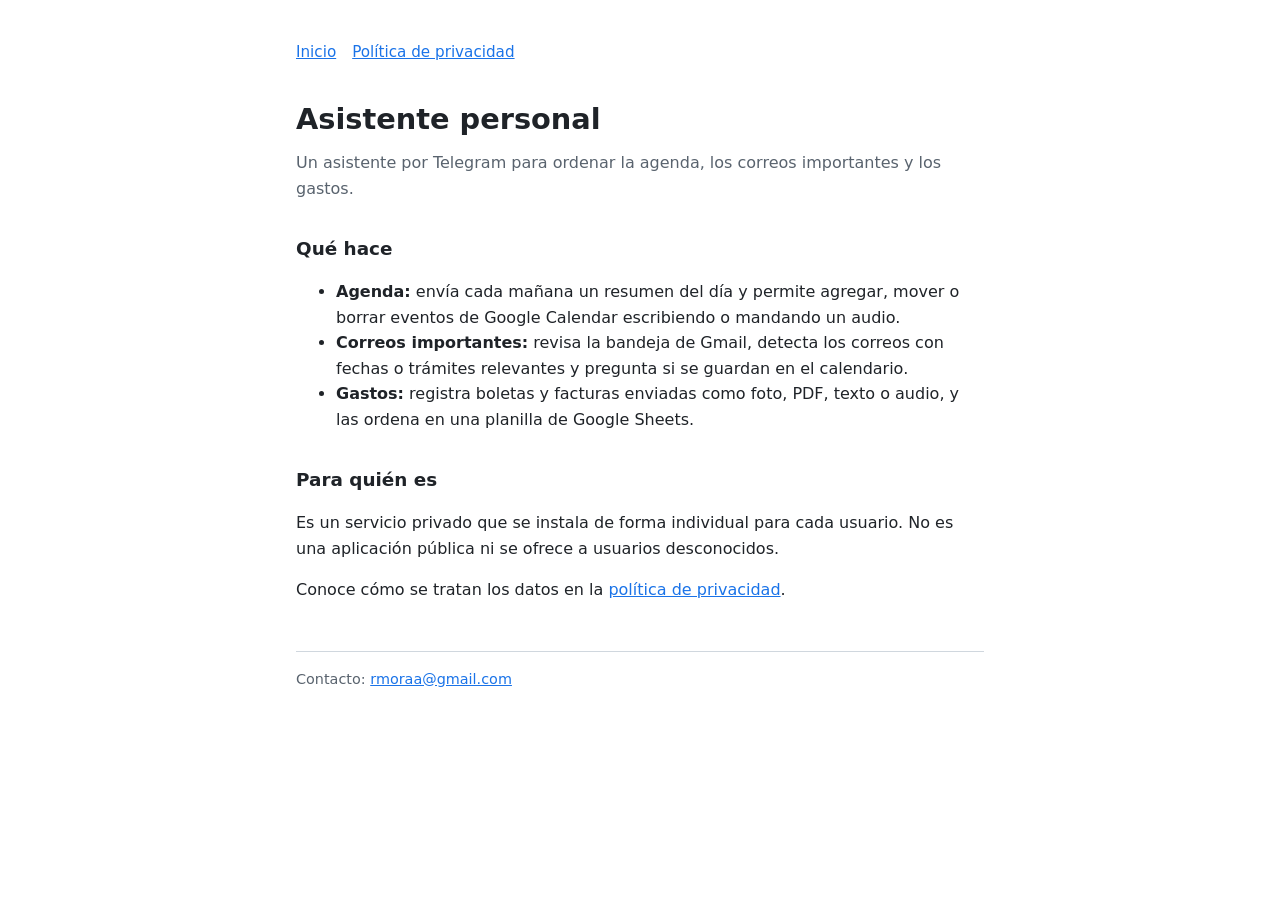
<file: index.html>
<!doctype html>
<html lang="es"><head><meta charset="utf-8"><meta name="viewport" content="width=device-width,initial-scale=1">
<title>Asistente personal</title><link rel="stylesheet" href="estilo.css"></head>
<body><main>
<nav><a href="./">Inicio</a><a href="privacidad.html">Política de privacidad</a></nav>
<h1>Asistente personal</h1>
<p class="sub">Un asistente por Telegram para ordenar la agenda, los correos importantes y los gastos.</p>
<h2>Qué hace</h2>
<ul>
<li><strong>Agenda:</strong> envía cada mañana un resumen del día y permite agregar, mover o borrar eventos de Google Calendar escribiendo o mandando un audio.</li>
<li><strong>Correos importantes:</strong> revisa la bandeja de Gmail, detecta los correos con fechas o trámites relevantes y pregunta si se guardan en el calendario.</li>
<li><strong>Gastos:</strong> registra boletas y facturas enviadas como foto, PDF, texto o audio, y las ordena en una planilla de Google Sheets.</li>
</ul>
<h2>Para quién es</h2>
<p>Es un servicio privado que se instala de forma individual para cada usuario. No es una aplicación pública ni se ofrece a usuarios desconocidos.</p>
<p>Conoce cómo se tratan los datos en la <a href="privacidad.html">política de privacidad</a>.</p>
<footer>Contacto: <a href="mailto:rmoraa@gmail.com">rmoraa@gmail.com</a></footer>
</main></body></html>
</file>
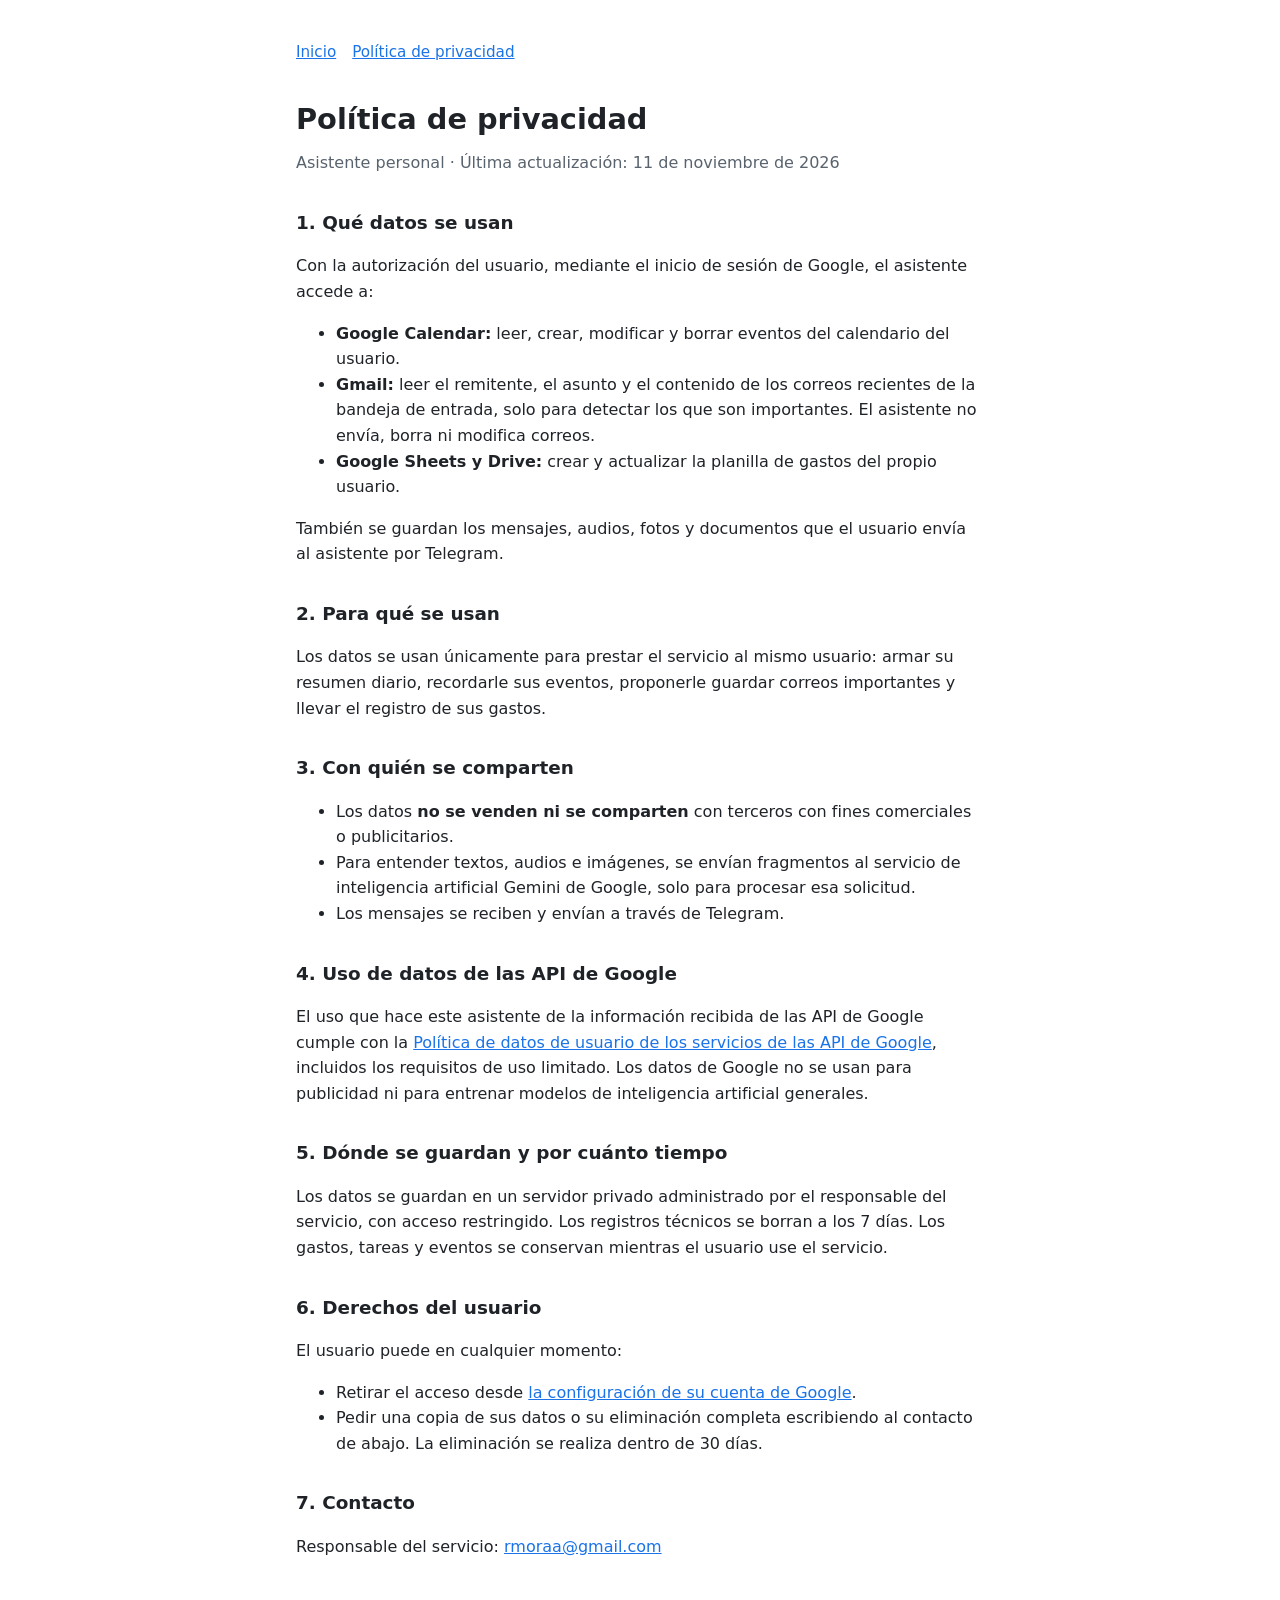
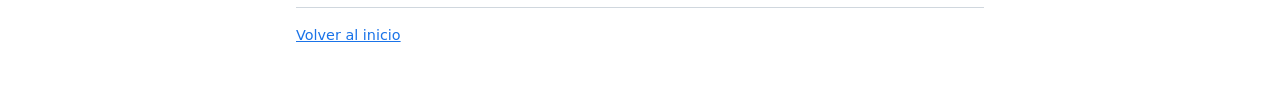
<file: privacidad.html>
<!doctype html>
<html lang="es"><head><meta charset="utf-8"><meta name="viewport" content="width=device-width,initial-scale=1">
<title>Política de privacidad</title><link rel="stylesheet" href="estilo.css"></head>
<body><main>
<nav><a href="./">Inicio</a><a href="privacidad.html">Política de privacidad</a></nav>
<h1>Política de privacidad</h1>
<p class="sub">Asistente personal · Última actualización: 11 de noviembre de 2026</p>

<h2>1. Qué datos se usan</h2>
<p>Con la autorización del usuario, mediante el inicio de sesión de Google, el asistente accede a:</p>
<ul>
<li><strong>Google Calendar:</strong> leer, crear, modificar y borrar eventos del calendario del usuario.</li>
<li><strong>Gmail:</strong> leer el remitente, el asunto y el contenido de los correos recientes de la bandeja de entrada, solo para detectar los que son importantes. El asistente no envía, borra ni modifica correos.</li>
<li><strong>Google Sheets y Drive:</strong> crear y actualizar la planilla de gastos del propio usuario.</li>
</ul>
<p>También se guardan los mensajes, audios, fotos y documentos que el usuario envía al asistente por Telegram.</p>

<h2>2. Para qué se usan</h2>
<p>Los datos se usan únicamente para prestar el servicio al mismo usuario: armar su resumen diario, recordarle sus eventos, proponerle guardar correos importantes y llevar el registro de sus gastos.</p>

<h2>3. Con quién se comparten</h2>
<ul>
<li>Los datos <strong>no se venden ni se comparten</strong> con terceros con fines comerciales o publicitarios.</li>
<li>Para entender textos, audios e imágenes, se envían fragmentos al servicio de inteligencia artificial Gemini de Google, solo para procesar esa solicitud.</li>
<li>Los mensajes se reciben y envían a través de Telegram.</li>
</ul>

<h2>4. Uso de datos de las API de Google</h2>
<p>El uso que hace este asistente de la información recibida de las API de Google cumple con la <a href="https://developers.google.com/terms/api-services-user-data-policy">Política de datos de usuario de los servicios de las API de Google</a>, incluidos los requisitos de uso limitado. Los datos de Google no se usan para publicidad ni para entrenar modelos de inteligencia artificial generales.</p>

<h2>5. Dónde se guardan y por cuánto tiempo</h2>
<p>Los datos se guardan en un servidor privado administrado por el responsable del servicio, con acceso restringido. Los registros técnicos se borran a los 7 días. Los gastos, tareas y eventos se conservan mientras el usuario use el servicio.</p>

<h2>6. Derechos del usuario</h2>
<p>El usuario puede en cualquier momento:</p>
<ul>
<li>Retirar el acceso desde <a href="https://myaccount.google.com/permissions">la configuración de su cuenta de Google</a>.</li>
<li>Pedir una copia de sus datos o su eliminación completa escribiendo al contacto de abajo. La eliminación se realiza dentro de 30 días.</li>
</ul>

<h2>7. Contacto</h2>
<p>Responsable del servicio: <a href="mailto:rmoraa@gmail.com">rmoraa@gmail.com</a></p>
<footer><a href="./">Volver al inicio</a></footer>
</main></body></html>
</file>
<file: estilo.css>
:root{--fondo:#ffffff;--texto:#1f2328;--suave:#59636e;--acento:#1a73e8;--borde:#d0d7de}
@media (prefers-color-scheme:dark){:root{--fondo:#0d1117;--texto:#e6edf3;--suave:#9198a1;--acento:#4c9aff;--borde:#30363d}}
*{box-sizing:border-box}body{margin:0;background:var(--fondo);color:var(--texto);font:16px/1.6 system-ui,-apple-system,"Segoe UI",Roboto,sans-serif}
main{max-width:720px;margin:0 auto;padding:40px 16px 64px}h1{font-size:1.8rem;margin:0 0 8px}h2{font-size:1.15rem;margin:32px 0 8px}
p,li{color:var(--texto)}.sub{color:var(--suave);margin-top:0}a{color:var(--acento)}nav{display:flex;gap:16px;margin-bottom:32px;font-size:.95rem}
footer{margin-top:48px;padding-top:16px;border-top:1px solid var(--borde);color:var(--suave);font-size:.9rem}
</file>
